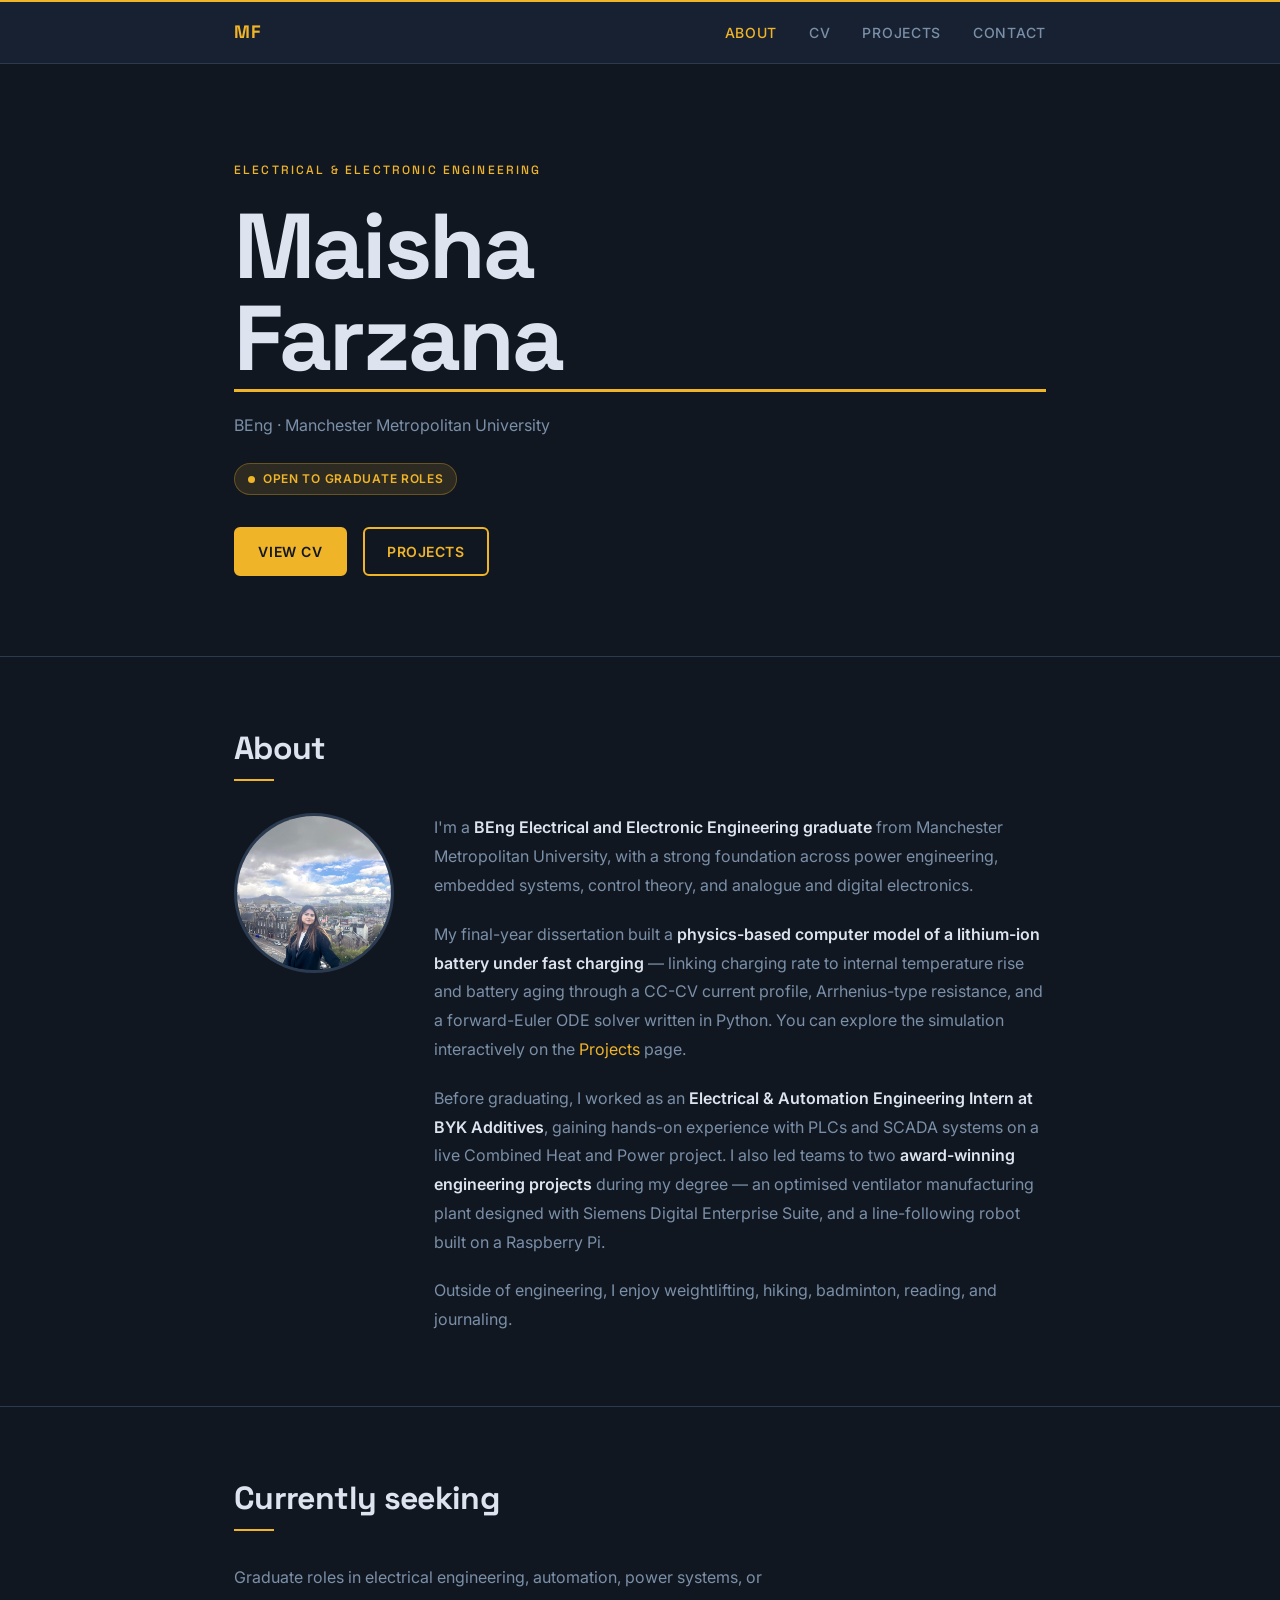
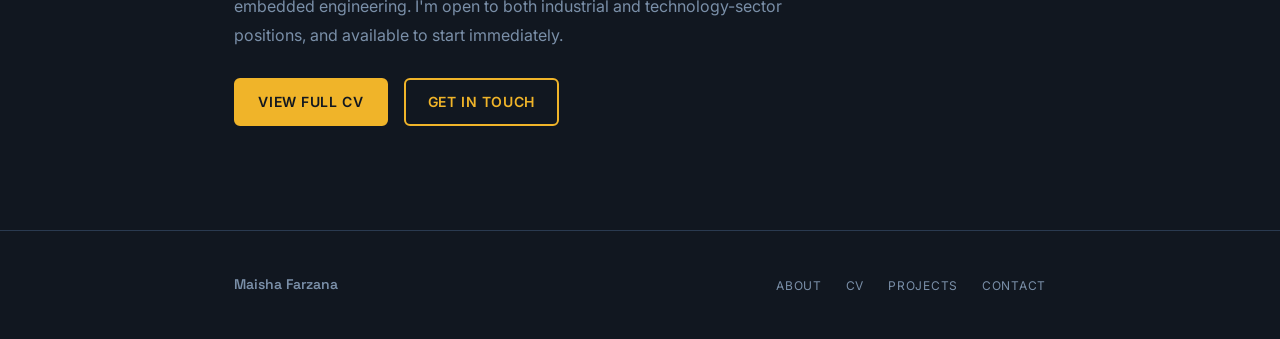
<file: index.html>
<!DOCTYPE html>
<html lang="en">
<head>
  <meta charset="UTF-8">
  <meta name="viewport" content="width=device-width, initial-scale=1.0">
  <title>Maisha Farzana — Electrical Engineer</title>
  <meta name="description" content="Electrical and Electronic Engineering graduate seeking roles in power, automation, and embedded systems.">
  <link rel="preconnect" href="https://fonts.googleapis.com">
  <link rel="preconnect" href="https://fonts.gstatic.com" crossorigin>
  <link href="https://fonts.googleapis.com/css2?family=Space+Grotesk:wght@400;500;600;700&family=Inter:wght@400;500;600&display=swap" rel="stylesheet">
  <link rel="stylesheet" href="css/style.css">
</head>
<body>

  <!-- ── NAV ── -->
  <nav class="nav">
    <div class="container nav-inner">
      <a href="index.html" class="nav-logo">MF</a>
      <button class="nav-toggle" aria-label="Toggle navigation" onclick="this.closest('nav').querySelector('.nav-links').classList.toggle('open')">
        <span></span><span></span><span></span>
      </button>
      <ul class="nav-links">
        <li><a href="index.html" class="active">About</a></li>
        <li><a href="cv.html">CV</a></li>
        <li><a href="projects.html">Projects</a></li>
        <li><a href="contact.html">Contact</a></li>
      </ul>
    </div>
  </nav>

  <main>
    <!-- ── HERO ── -->
    <section class="hero">
      <div class="container">
        <p class="hero-eyebrow">Electrical &amp; Electronic Engineering</p>
        <h1 class="hero-name">
          Maisha<br>Farzana
          <span class="hero-name-underline"></span>
        </h1>
        <p class="hero-degree">BEng · Manchester Metropolitan University</p>
        <div class="hero-badge-row">
          <span class="status-badge">
            <span class="pulse-dot"></span>
            Open to graduate roles
          </span>
        </div>
        <div class="hero-cta">
          <a href="cv.html" class="btn btn-primary">View CV</a>
          <a href="projects.html" class="btn btn-secondary">Projects</a>
        </div>
      </div>
    </section>

    <!-- ── ABOUT ── -->
    <section class="section">
      <div class="container">
        <h2 class="section-heading">About</h2>
        <div class="about-layout">
          <img src="photo.jpeg" alt="Maisha Farzana" class="about-photo"
               onerror="this.style.display='none'">
        <div class="about-body">
          <p>
            I'm a <strong>BEng Electrical and Electronic Engineering graduate</strong> from Manchester Metropolitan
            University, with a strong foundation across power engineering, embedded systems, control theory,
            and analogue and digital electronics.
          </p>
          <p>
            My final-year dissertation built a <strong>physics-based computer model of a lithium-ion battery
            under fast charging</strong> — linking charging rate to internal temperature rise and battery aging through
            a CC-CV current profile, Arrhenius-type resistance, and a forward-Euler ODE solver written in Python.
            You can explore the simulation interactively on the <a href="projects.html" style="color:var(--accent)">Projects</a> page.
          </p>
          <p>
            Before graduating, I worked as an <strong>Electrical &amp; Automation Engineering Intern at BYK Additives</strong>,
            gaining hands-on experience with PLCs and SCADA systems on a live Combined Heat and Power project.
            I also led teams to two <strong>award-winning engineering projects</strong> during my degree — an optimised
            ventilator manufacturing plant designed with Siemens Digital Enterprise Suite, and a line-following
            robot built on a Raspberry Pi.
          </p>
          <p>
            Outside of engineering, I enjoy weightlifting, hiking, badminton, reading, and journaling.
          </p>
        </div><!-- end about-body -->
        </div><!-- end about-layout -->
      </div>
    </section>

    <!-- ── LOOKING FOR ── -->
    <section class="section">
      <div class="container">
        <h2 class="section-heading">Currently seeking</h2>
        <p style="max-width:580px; color:var(--text-muted); line-height:1.8;">
          Graduate roles in electrical engineering, automation, power systems, or embedded engineering.
          I'm open to both industrial and technology-sector positions, and available to start immediately.
        </p>
        <div style="margin-top:1.75rem; display:flex; gap:1rem; flex-wrap:wrap;">
          <a href="cv.html" class="btn btn-primary">View full CV</a>
          <a href="contact.html" class="btn btn-secondary">Get in touch</a>
        </div>
      </div>
    </section>
  </main>

  <!-- ── FOOTER ── -->
  <footer class="footer">
    <div class="container footer-inner">
      <span class="footer-name">Maisha Farzana</span>
      <ul class="footer-links">
        <li><a href="index.html">About</a></li>
        <li><a href="cv.html">CV</a></li>
        <li><a href="projects.html">Projects</a></li>
        <li><a href="contact.html">Contact</a></li>
      </ul>
    </div>
  </footer>

</body>
</html>
</file>
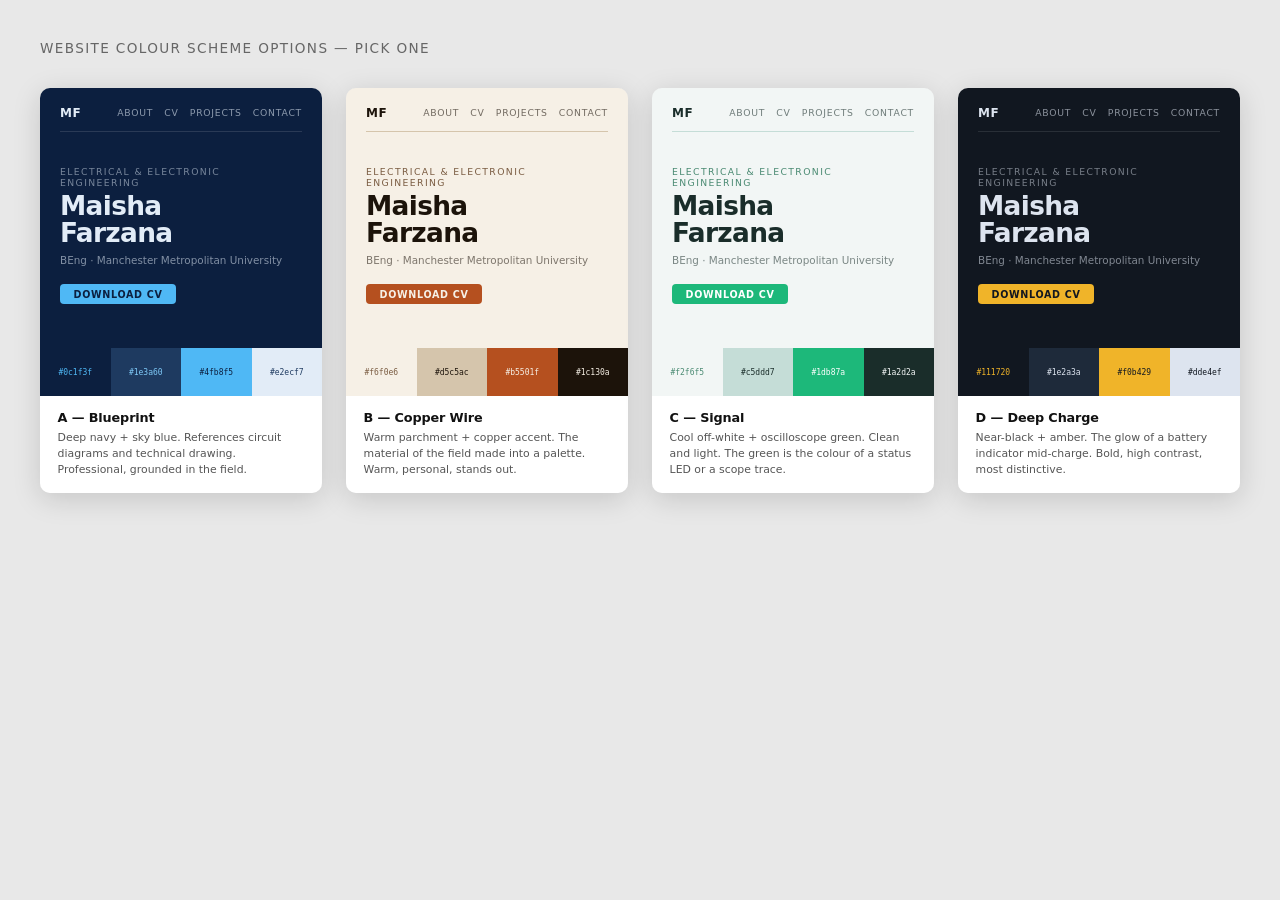
<file: color_schemes.html>
<!DOCTYPE html>
<html lang="en">
<head>
<meta charset="UTF-8">
<title>Colour Scheme Options — Maisha Farzana Website</title>
<style>
  * { box-sizing: border-box; margin: 0; padding: 0; }

  body {
    font-family: system-ui, -apple-system, sans-serif;
    background: #e8e8e8;
    padding: 2.5rem;
    color: #111;
  }

  h1 {
    font-size: 0.85rem;
    font-weight: 500;
    letter-spacing: 0.1em;
    text-transform: uppercase;
    color: #666;
    margin-bottom: 2rem;
  }

  .grid {
    display: grid;
    grid-template-columns: repeat(4, 1fr);
    gap: 1.5rem;
    max-width: 1200px;
  }

  .card {
    border-radius: 10px;
    overflow: hidden;
    box-shadow: 0 6px 28px rgba(0,0,0,0.15);
  }

  /* ── mini site mockup ── */
  .mockup {
    padding: 1.1rem 1.25rem 1.4rem;
    height: 260px;
    display: flex;
    flex-direction: column;
  }

  .mock-nav {
    display: flex;
    align-items: center;
    justify-content: space-between;
    padding-bottom: 0.7rem;
    border-bottom: 1px solid;
    margin-bottom: 0.8rem;
  }

  .mock-logo {
    font-size: 0.75rem;
    font-weight: 800;
    letter-spacing: 0.04em;
  }

  .mock-links {
    display: flex;
    gap: 0.7rem;
    font-size: 0.58rem;
    letter-spacing: 0.08em;
    text-transform: uppercase;
    opacity: 0.6;
  }

  .mock-hero {
    flex: 1;
    display: flex;
    flex-direction: column;
    justify-content: center;
    gap: 0.35rem;
  }

  .mock-eyebrow {
    font-size: 0.58rem;
    letter-spacing: 0.15em;
    text-transform: uppercase;
    opacity: 0.5;
  }

  .mock-name {
    font-size: 1.65rem;
    font-weight: 800;
    line-height: 1.0;
    letter-spacing: -0.025em;
  }

  .mock-role {
    font-size: 0.65rem;
    opacity: 0.55;
    margin-top: 0.15rem;
  }

  .mock-btn {
    margin-top: 0.75rem;
    display: inline-block;
    padding: 0.3rem 0.85rem;
    border-radius: 4px;
    font-size: 0.6rem;
    font-weight: 700;
    letter-spacing: 0.07em;
    text-transform: uppercase;
    width: fit-content;
  }

  /* ── colour swatches ── */
  .swatches {
    display: flex;
    height: 48px;
  }

  .sw {
    flex: 1;
    display: flex;
    align-items: center;
    justify-content: center;
    font-size: 0.5rem;
    font-family: monospace;
  }

  /* ── label ── */
  .label {
    background: #fff;
    padding: 0.9rem 1.1rem 1rem;
  }

  .label .name {
    font-size: 0.8rem;
    font-weight: 700;
    margin-bottom: 0.3rem;
    letter-spacing: -0.01em;
  }

  .label .desc {
    font-size: 0.68rem;
    color: #555;
    line-height: 1.45;
  }

  /* ══════════════════════════════════════
     PALETTE A  —  Blueprint
     Ground: deep navy  |  Accent: sky blue
  ══════════════════════════════════════ */
  .a .mockup            { background: #0c1f3f; color: #e2ecf7; }
  .a .mock-nav          { border-color: rgba(255,255,255,0.12); }
  .a .mock-name         { color: #e2ecf7; }
  .a .mock-btn          { background: #4fb8f5; color: #0c1f3f; }

  /* ══════════════════════════════════════
     PALETTE B  —  Copper Wire
     Ground: warm parchment  |  Accent: copper
  ══════════════════════════════════════ */
  .b .mockup            { background: #f6f0e6; color: #1c130a; }
  .b .mock-nav          { border-color: #d5c5ac; }
  .b .mock-name         { color: #1c130a; }
  .b .mock-eyebrow      { color: #7a5c42; opacity: 1; }
  .b .mock-btn          { background: #b5501f; color: #f6f0e6; }

  /* ══════════════════════════════════════
     PALETTE C  —  Signal
     Ground: cool off-white  |  Accent: oscilloscope green
  ══════════════════════════════════════ */
  .c .mockup            { background: #f2f6f5; color: #1a2d2a; }
  .c .mock-nav          { border-color: #c5ddd7; }
  .c .mock-name         { color: #1a2d2a; }
  .c .mock-eyebrow      { color: #4a8a72; opacity: 1; }
  .c .mock-btn          { background: #1db87a; color: #fff; }

  /* ══════════════════════════════════════
     PALETTE D  —  Deep Charge
     Ground: near-black  |  Accent: amber
  ══════════════════════════════════════ */
  .d .mockup            { background: #111720; color: #dde4ef; }
  .d .mock-nav          { border-color: rgba(255,255,255,0.10); }
  .d .mock-name         { color: #dde4ef; }
  .d .mock-btn          { background: #f0b429; color: #111720; }
</style>
</head>
<body>

<h1>Website colour scheme options — pick one</h1>

<div class="grid">

  <!-- ── A: Blueprint ── -->
  <div class="card a">
    <div class="mockup">
      <div class="mock-nav">
        <span class="mock-logo">MF</span>
        <div class="mock-links">
          <span>About</span><span>CV</span><span>Projects</span><span>Contact</span>
        </div>
      </div>
      <div class="mock-hero">
        <div class="mock-eyebrow">Electrical &amp; Electronic Engineering</div>
        <div class="mock-name">Maisha<br>Farzana</div>
        <div class="mock-role">BEng · Manchester Metropolitan University</div>
        <div class="mock-btn">Download CV</div>
      </div>
    </div>
    <div class="swatches">
      <div class="sw" style="background:#0c1f3f; color:#4fb8f5;">#0c1f3f</div>
      <div class="sw" style="background:#1e3a60; color:#7fc9f7;">#1e3a60</div>
      <div class="sw" style="background:#4fb8f5; color:#0c1f3f;">#4fb8f5</div>
      <div class="sw" style="background:#e2ecf7; color:#1e3a60;">#e2ecf7</div>
    </div>
    <div class="label">
      <div class="name">A — Blueprint</div>
      <div class="desc">Deep navy + sky blue. References circuit diagrams and technical drawing. Professional, grounded in the field.</div>
    </div>
  </div>

  <!-- ── B: Copper Wire ── -->
  <div class="card b">
    <div class="mockup">
      <div class="mock-nav">
        <span class="mock-logo">MF</span>
        <div class="mock-links">
          <span>About</span><span>CV</span><span>Projects</span><span>Contact</span>
        </div>
      </div>
      <div class="mock-hero">
        <div class="mock-eyebrow">Electrical &amp; Electronic Engineering</div>
        <div class="mock-name">Maisha<br>Farzana</div>
        <div class="mock-role">BEng · Manchester Metropolitan University</div>
        <div class="mock-btn">Download CV</div>
      </div>
    </div>
    <div class="swatches">
      <div class="sw" style="background:#f6f0e6; color:#7a5c42;">#f6f0e6</div>
      <div class="sw" style="background:#d5c5ac; color:#1c130a;">#d5c5ac</div>
      <div class="sw" style="background:#b5501f; color:#f6f0e6;">#b5501f</div>
      <div class="sw" style="background:#1c130a; color:#f6f0e6;">#1c130a</div>
    </div>
    <div class="label">
      <div class="name">B — Copper Wire</div>
      <div class="desc">Warm parchment + copper accent. The material of the field made into a palette. Warm, personal, stands out.</div>
    </div>
  </div>

  <!-- ── C: Signal ── -->
  <div class="card c">
    <div class="mockup">
      <div class="mock-nav">
        <span class="mock-logo">MF</span>
        <div class="mock-links">
          <span>About</span><span>CV</span><span>Projects</span><span>Contact</span>
        </div>
      </div>
      <div class="mock-hero">
        <div class="mock-eyebrow">Electrical &amp; Electronic Engineering</div>
        <div class="mock-name">Maisha<br>Farzana</div>
        <div class="mock-role">BEng · Manchester Metropolitan University</div>
        <div class="mock-btn">Download CV</div>
      </div>
    </div>
    <div class="swatches">
      <div class="sw" style="background:#f2f6f5; color:#4a8a72;">#f2f6f5</div>
      <div class="sw" style="background:#c5ddd7; color:#1a2d2a;">#c5ddd7</div>
      <div class="sw" style="background:#1db87a; color:#fff;">#1db87a</div>
      <div class="sw" style="background:#1a2d2a; color:#f2f6f5;">#1a2d2a</div>
    </div>
    <div class="label">
      <div class="name">C — Signal</div>
      <div class="desc">Cool off-white + oscilloscope green. Clean and light. The green is the colour of a status LED or a scope trace.</div>
    </div>
  </div>

  <!-- ── D: Deep Charge ── -->
  <div class="card d">
    <div class="mockup">
      <div class="mock-nav">
        <span class="mock-logo">MF</span>
        <div class="mock-links">
          <span>About</span><span>CV</span><span>Projects</span><span>Contact</span>
        </div>
      </div>
      <div class="mock-hero">
        <div class="mock-eyebrow">Electrical &amp; Electronic Engineering</div>
        <div class="mock-name">Maisha<br>Farzana</div>
        <div class="mock-role">BEng · Manchester Metropolitan University</div>
        <div class="mock-btn">Download CV</div>
      </div>
    </div>
    <div class="swatches">
      <div class="sw" style="background:#111720; color:#f0b429;">#111720</div>
      <div class="sw" style="background:#1e2a3a; color:#dde4ef;">#1e2a3a</div>
      <div class="sw" style="background:#f0b429; color:#111720;">#f0b429</div>
      <div class="sw" style="background:#dde4ef; color:#111720;">#dde4ef</div>
    </div>
    <div class="label">
      <div class="name">D — Deep Charge</div>
      <div class="desc">Near-black + amber. The glow of a battery indicator mid-charge. Bold, high contrast, most distinctive.</div>
    </div>
  </div>

</div>
</body>
</html>
</file>
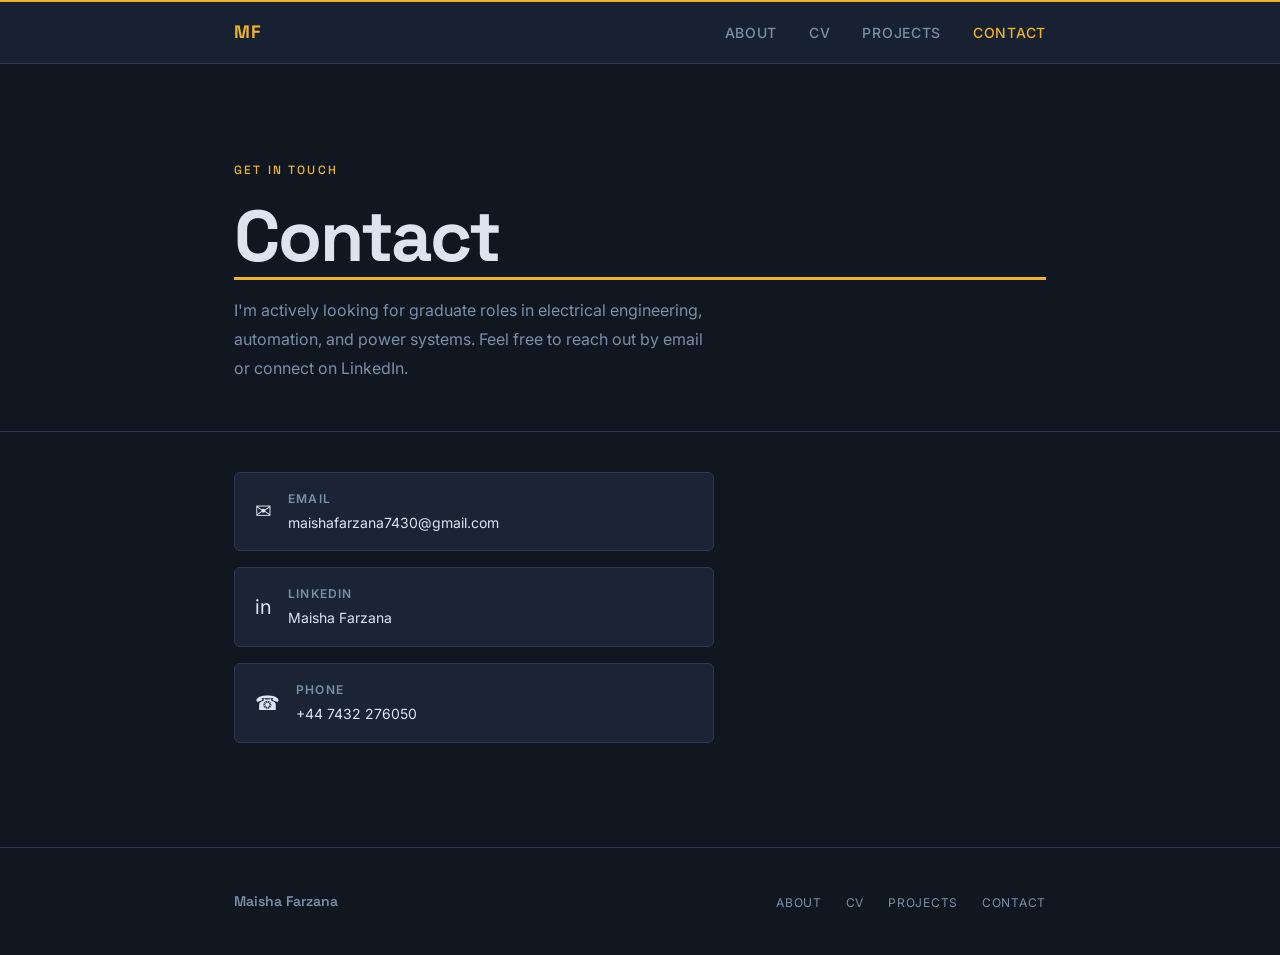
<file: contact.html>
<!DOCTYPE html>
<html lang="en">
<head>
  <meta charset="UTF-8">
  <meta name="viewport" content="width=device-width, initial-scale=1.0">
  <title>Contact — Maisha Farzana</title>
  <meta name="description" content="Get in touch with Maisha Farzana.">
  <link rel="preconnect" href="https://fonts.googleapis.com">
  <link rel="preconnect" href="https://fonts.gstatic.com" crossorigin>
  <link href="https://fonts.googleapis.com/css2?family=Space+Grotesk:wght@400;500;600;700&family=Inter:wght@400;500;600&display=swap" rel="stylesheet">
  <link rel="stylesheet" href="css/style.css">
</head>
<body>

  <!-- ── NAV ── -->
  <nav class="nav">
    <div class="container nav-inner">
      <a href="index.html" class="nav-logo">MF</a>
      <button class="nav-toggle" aria-label="Toggle navigation"
              onclick="this.closest('nav').querySelector('.nav-links').classList.toggle('open')">
        <span></span><span></span><span></span>
      </button>
      <ul class="nav-links">
        <li><a href="index.html">About</a></li>
        <li><a href="cv.html">CV</a></li>
        <li><a href="projects.html">Projects</a></li>
        <li><a href="contact.html" class="active">Contact</a></li>
      </ul>
    </div>
  </nav>

  <main>
    <section class="hero" style="padding-bottom:3rem;">
      <div class="container">
        <p class="hero-eyebrow">Get in touch</p>
        <h1 class="hero-name" style="font-size:clamp(2.5rem,7vw,4.5rem);">
          Contact
          <span class="hero-name-underline"></span>
        </h1>
        <p style="max-width:480px;color:var(--text-muted);line-height:1.8;margin-top:1rem;">
          I'm actively looking for graduate roles in electrical engineering, automation, and power systems.
          Feel free to reach out by email or connect on LinkedIn.
        </p>
      </div>
    </section>

    <section class="section" style="padding-top:2rem;">
      <div class="container">
        <div class="contact-links">

          <a href="mailto:maishafarzana7430@gmail.com" class="contact-link">
            <span class="contact-link-icon">✉</span>
            <div>
              <div class="contact-link-label">Email</div>
              <div class="contact-link-value">maishafarzana7430@gmail.com</div>
            </div>
          </a>

          <a href="https://www.linkedin.com/in/maisha-farzana-ab924329b/" target="_blank" rel="noopener" class="contact-link">
            <span class="contact-link-icon">in</span>
            <div>
              <div class="contact-link-label">LinkedIn</div>
              <div class="contact-link-value">Maisha Farzana</div>
            </div>
          </a>

          <a href="tel:+447432276050" class="contact-link">
            <span class="contact-link-icon">☎</span>
            <div>
              <div class="contact-link-label">Phone</div>
              <div class="contact-link-value">+44 7432 276050</div>
            </div>
          </a>

        </div>
      </div>
    </section>
  </main>

  <!-- ── FOOTER ── -->
  <footer class="footer">
    <div class="container footer-inner">
      <span class="footer-name">Maisha Farzana</span>
      <ul class="footer-links">
        <li><a href="index.html">About</a></li>
        <li><a href="cv.html">CV</a></li>
        <li><a href="projects.html">Projects</a></li>
        <li><a href="contact.html">Contact</a></li>
      </ul>
    </div>
  </footer>

</body>
</html>
</file>
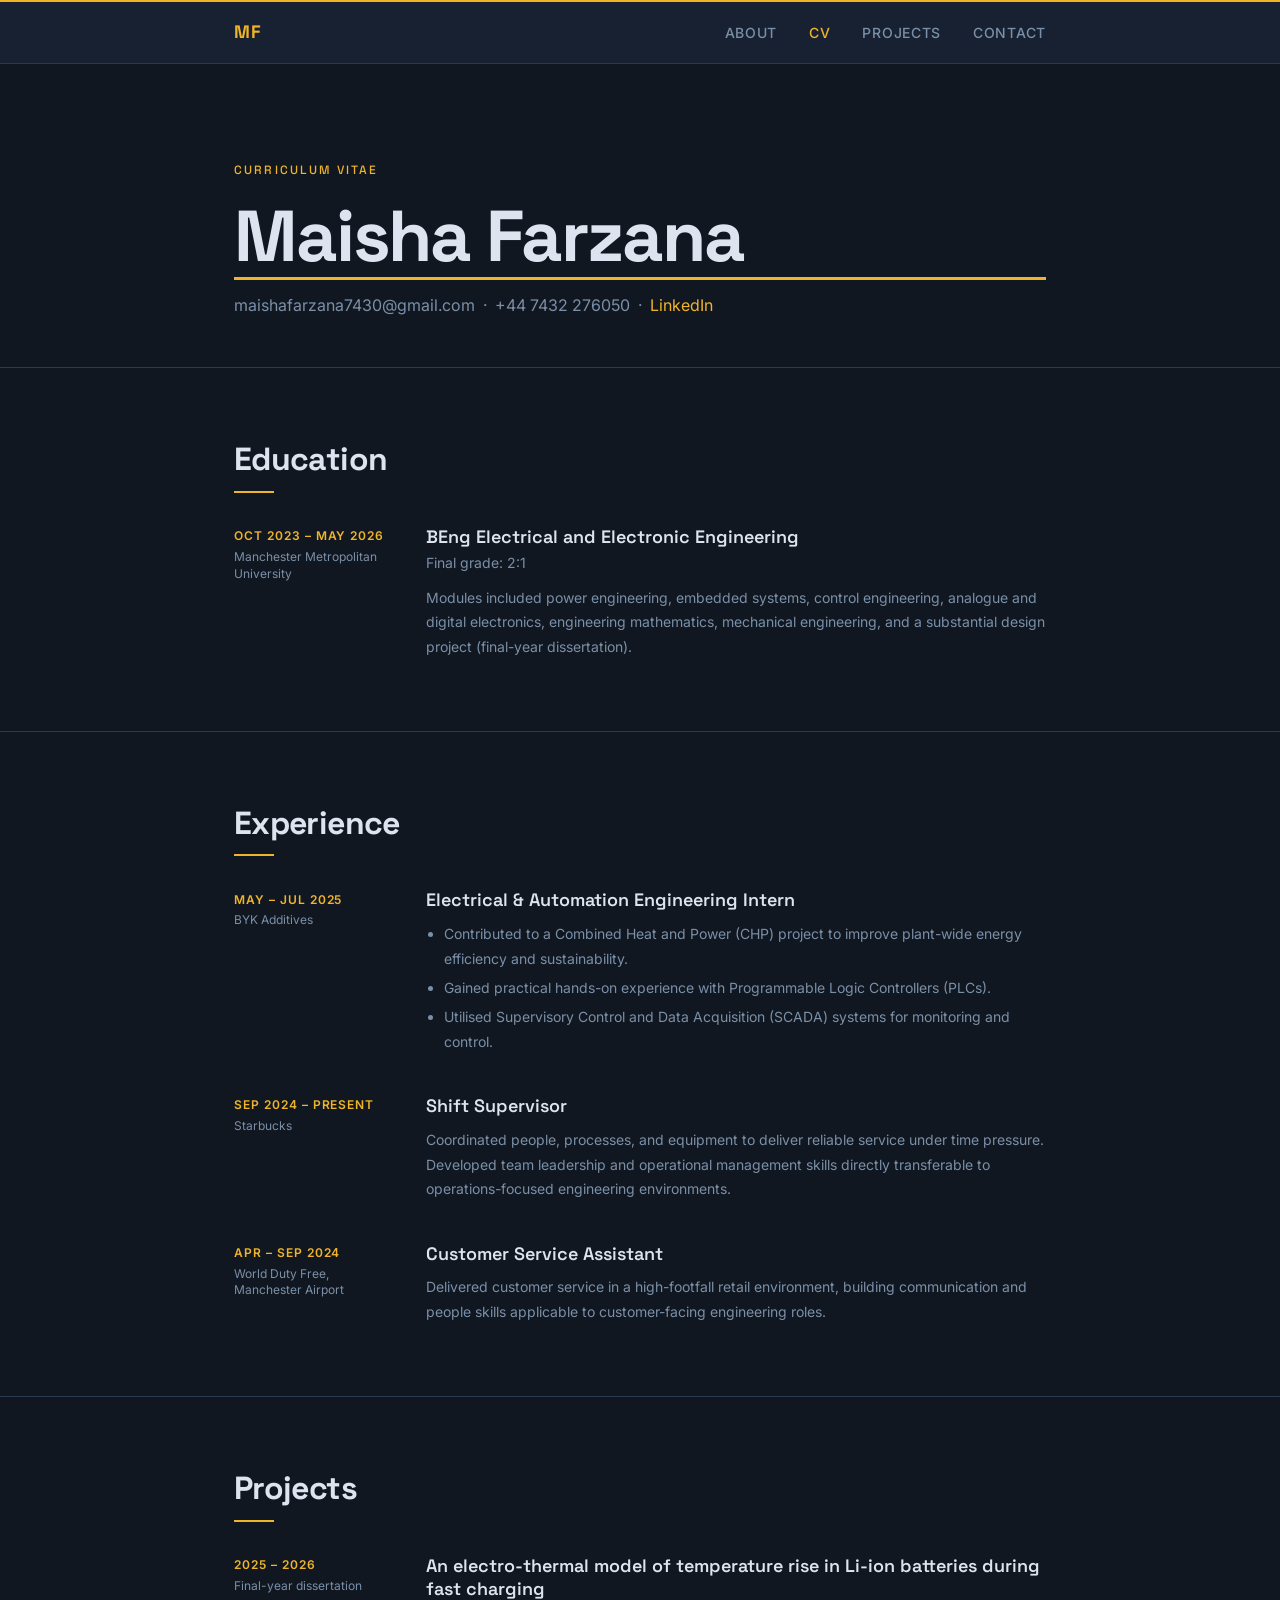
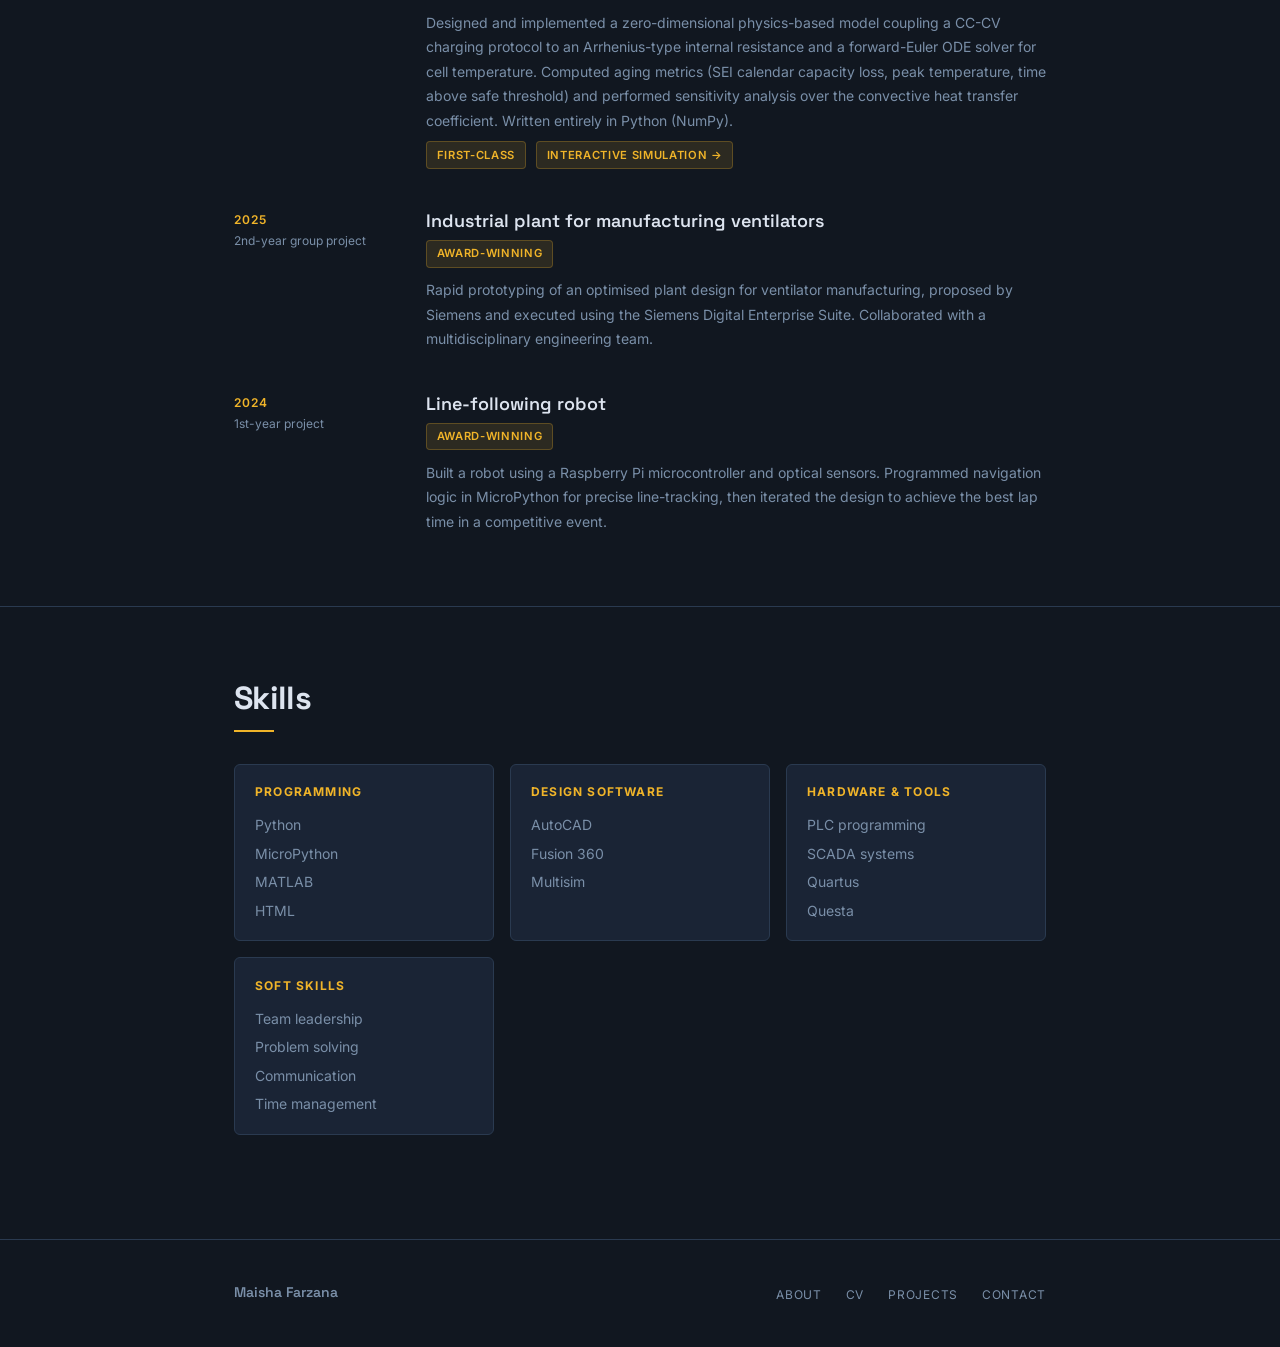
<file: cv.html>
<!DOCTYPE html>
<html lang="en">
<head>
  <meta charset="UTF-8">
  <meta name="viewport" content="width=device-width, initial-scale=1.0">
  <title>CV — Maisha Farzana</title>
  <meta name="description" content="CV of Maisha Farzana — BEng Electrical and Electronic Engineering.">
  <link rel="preconnect" href="https://fonts.googleapis.com">
  <link rel="preconnect" href="https://fonts.gstatic.com" crossorigin>
  <link href="https://fonts.googleapis.com/css2?family=Space+Grotesk:wght@400;500;600;700&family=Inter:wght@400;500;600&display=swap" rel="stylesheet">
  <link rel="stylesheet" href="css/style.css">
</head>
<body>

  <!-- ── NAV ── -->
  <nav class="nav">
    <div class="container nav-inner">
      <a href="index.html" class="nav-logo">MF</a>
      <button class="nav-toggle" aria-label="Toggle navigation" onclick="this.closest('nav').querySelector('.nav-links').classList.toggle('open')">
        <span></span><span></span><span></span>
      </button>
      <ul class="nav-links">
        <li><a href="index.html">About</a></li>
        <li><a href="cv.html" class="active">CV</a></li>
        <li><a href="projects.html">Projects</a></li>
        <li><a href="contact.html">Contact</a></li>
      </ul>
    </div>
  </nav>

  <main>

    <!-- ── PAGE HEADER ── -->
    <section class="hero" style="padding-bottom:3rem;">
      <div class="container">
        <p class="hero-eyebrow">Curriculum Vitae</p>
        <h1 class="hero-name" style="font-size:clamp(2.5rem,7vw,4.5rem);">
          Maisha Farzana
          <span class="hero-name-underline"></span>
        </h1>
        <p class="hero-degree" style="margin-top:0.75rem;">
          maishafarzana7430@gmail.com &nbsp;·&nbsp; +44 7432 276050 &nbsp;·&nbsp;
          <a href="https://www.linkedin.com/in/maisha-farzana-ab924329b/" target="_blank" rel="noopener"
             style="color:var(--accent);">LinkedIn</a>
        </p>
      </div>
    </section>

    <!-- ── EDUCATION ── -->
    <section class="section">
      <div class="container">
        <h2 class="section-heading">Education</h2>
        <div class="cv-block">

          <div class="cv-entry">
            <div class="cv-entry-meta">
              <div class="cv-date">Oct 2023 – May 2026</div>
              <div class="cv-place">Manchester Metropolitan University</div>
            </div>
            <div class="cv-entry-body">
              <div class="cv-entry-title">BEng Electrical and Electronic Engineering</div>
              <div class="cv-entry-subtitle">Final grade: 2:1</div>
              <div class="cv-entry-desc">
                Modules included power engineering, embedded systems, control engineering,
                analogue and digital electronics, engineering mathematics, mechanical engineering,
                and a substantial design project (final-year dissertation).
              </div>
            </div>
          </div>

        </div>
      </div>
    </section>

    <!-- ── EXPERIENCE ── -->
    <section class="section">
      <div class="container">
        <h2 class="section-heading">Experience</h2>
        <div class="cv-block">

          <div class="cv-entry">
            <div class="cv-entry-meta">
              <div class="cv-date">May – Jul 2025</div>
              <div class="cv-place">BYK Additives</div>
            </div>
            <div class="cv-entry-body">
              <div class="cv-entry-title">Electrical &amp; Automation Engineering Intern</div>
              <div class="cv-entry-desc">
                <ul>
                  <li>Contributed to a Combined Heat and Power (CHP) project to improve plant-wide energy efficiency and sustainability.</li>
                  <li>Gained practical hands-on experience with Programmable Logic Controllers (PLCs).</li>
                  <li>Utilised Supervisory Control and Data Acquisition (SCADA) systems for monitoring and control.</li>
                </ul>
              </div>
            </div>
          </div>

          <div class="cv-entry">
            <div class="cv-entry-meta">
              <div class="cv-date">Sep 2024 – Present</div>
              <div class="cv-place">Starbucks</div>
            </div>
            <div class="cv-entry-body">
              <div class="cv-entry-title">Shift Supervisor</div>
              <div class="cv-entry-desc">
                Coordinated people, processes, and equipment to deliver reliable service under time pressure.
                Developed team leadership and operational management skills directly transferable to
                operations-focused engineering environments.
              </div>
            </div>
          </div>

          <div class="cv-entry">
            <div class="cv-entry-meta">
              <div class="cv-date">Apr – Sep 2024</div>
              <div class="cv-place">World Duty Free, Manchester Airport</div>
            </div>
            <div class="cv-entry-body">
              <div class="cv-entry-title">Customer Service Assistant</div>
              <div class="cv-entry-desc">
                Delivered customer service in a high-footfall retail environment, building communication
                and people skills applicable to customer-facing engineering roles.
              </div>
            </div>
          </div>

        </div>
      </div>
    </section>

    <!-- ── PROJECTS ── -->
    <section class="section">
      <div class="container">
        <h2 class="section-heading">Projects</h2>
        <div class="cv-block">

          <div class="cv-entry">
            <div class="cv-entry-meta">
              <div class="cv-date">2025 – 2026</div>
              <div class="cv-place">Final-year dissertation</div>
            </div>
            <div class="cv-entry-body">
              <div class="cv-entry-title">An electro-thermal model of temperature rise in Li-ion batteries during fast charging</div>
              <div class="cv-entry-desc">
                Designed and implemented a zero-dimensional physics-based model coupling a CC-CV charging
                protocol to an Arrhenius-type internal resistance and a forward-Euler ODE solver for cell
                temperature. Computed aging metrics (SEI calendar capacity loss, peak temperature, time above
                safe threshold) and performed sensitivity analysis over the convective heat transfer coefficient.
                Written entirely in Python (NumPy).
              </div>
              <span class="cv-badge">First-class</span>
              <a href="projects.html" class="cv-badge" style="margin-left:0.4rem;">Interactive simulation →</a>
            </div>
          </div>

          <div class="cv-entry">
            <div class="cv-entry-meta">
              <div class="cv-date">2025</div>
              <div class="cv-place">2nd-year group project</div>
            </div>
            <div class="cv-entry-body">
              <div class="cv-entry-title">Industrial plant for manufacturing ventilators</div>
              <span class="cv-badge">Award-winning</span>
              <div class="cv-entry-desc" style="margin-top:0.65rem;">
                Rapid prototyping of an optimised plant design for ventilator manufacturing, proposed by Siemens
                and executed using the Siemens Digital Enterprise Suite. Collaborated with a multidisciplinary
                engineering team.
              </div>
            </div>
          </div>

          <div class="cv-entry">
            <div class="cv-entry-meta">
              <div class="cv-date">2024</div>
              <div class="cv-place">1st-year project</div>
            </div>
            <div class="cv-entry-body">
              <div class="cv-entry-title">Line-following robot</div>
              <span class="cv-badge">Award-winning</span>
              <div class="cv-entry-desc" style="margin-top:0.65rem;">
                Built a robot using a Raspberry Pi microcontroller and optical sensors. Programmed
                navigation logic in MicroPython for precise line-tracking, then iterated the design
                to achieve the best lap time in a competitive event.
              </div>
            </div>
          </div>

        </div>
      </div>
    </section>

    <!-- ── SKILLS ── -->
    <section class="section">
      <div class="container">
        <h2 class="section-heading">Skills</h2>
        <div class="skills-grid">

          <div class="skills-group">
            <div class="skills-group-title">Programming</div>
            <ul class="skills-list">
              <li>Python</li>
              <li>MicroPython</li>
              <li>MATLAB</li>
              <li>HTML</li>
            </ul>
          </div>

          <div class="skills-group">
            <div class="skills-group-title">Design Software</div>
            <ul class="skills-list">
              <li>AutoCAD</li>
              <li>Fusion 360</li>
              <li>Multisim</li>
            </ul>
          </div>

          <div class="skills-group">
            <div class="skills-group-title">Hardware & Tools</div>
            <ul class="skills-list">
              <li>PLC programming</li>
              <li>SCADA systems</li>
              <li>Quartus</li>
              <li>Questa</li>
            </ul>
          </div>

          <div class="skills-group">
            <div class="skills-group-title">Soft Skills</div>
            <ul class="skills-list">
              <li>Team leadership</li>
              <li>Problem solving</li>
              <li>Communication</li>
              <li>Time management</li>
            </ul>
          </div>

        </div>
      </div>
    </section>

  </main>

  <!-- ── FOOTER ── -->
  <footer class="footer">
    <div class="container footer-inner">
      <span class="footer-name">Maisha Farzana</span>
      <ul class="footer-links">
        <li><a href="index.html">About</a></li>
        <li><a href="cv.html">CV</a></li>
        <li><a href="projects.html">Projects</a></li>
        <li><a href="contact.html">Contact</a></li>
      </ul>
    </div>
  </footer>

</body>
</html>
</file>
<file: css/style.css>
/* ─────────────────────────────────────────────
   DESIGN TOKENS  —  Palette D: Deep Charge
   ───────────────────────────────────────────── */
:root {
  --ground:       #111720;
  --surface:      #1a2435;
  --surface-hi:   #243248;
  --text:         #dde4ef;
  --text-muted:   #7a8fa8;
  --accent:       #f0b429;
  --accent-dim:   rgba(240, 180, 41, 0.12);
  --border:       #2a3a50;

  --font-display: 'Space Grotesk', sans-serif;
  --font-body:    'Inter', sans-serif;

  --text-xs:   0.75rem;
  --text-sm:   0.875rem;
  --text-base: 1rem;
  --text-lg:   1.125rem;
  --text-xl:   1.25rem;
  --text-2xl:  1.5rem;
  --text-3xl:  2rem;
  --text-4xl:  2.75rem;

  --nav-h:   64px;
  --max-w:   860px;
  --radius:  6px;
  --gap:     1.5rem;
}

/* ─────────────────────────────────────────────
   RESET
   ───────────────────────────────────────────── */
*, *::before, *::after {
  box-sizing: border-box;
  margin: 0;
  padding: 0;
}

html { scroll-behavior: smooth; }

body {
  background-color: var(--ground);
  color: var(--text);
  font-family: var(--font-body);
  font-size: var(--text-base);
  line-height: 1.7;
  -webkit-font-smoothing: antialiased;
}

img, svg { display: block; max-width: 100%; }

a {
  color: inherit;
  text-decoration: none;
}

/* ─────────────────────────────────────────────
   LAYOUT WRAPPER
   ───────────────────────────────────────────── */
.container {
  width: 100%;
  max-width: var(--max-w);
  margin-inline: auto;
  padding-inline: 1.5rem;
}

/* ─────────────────────────────────────────────
   NAV
   ───────────────────────────────────────────── */
.nav {
  position: sticky;
  top: 0;
  z-index: 100;
  height: var(--nav-h);
  background: rgba(26, 36, 53, 0.88);
  backdrop-filter: blur(12px);
  -webkit-backdrop-filter: blur(12px);
  border-top: 2px solid var(--accent);
  border-bottom: 1px solid var(--border);
}

.nav-inner {
  height: 100%;
  display: flex;
  align-items: center;
  justify-content: space-between;
}

.nav-logo {
  font-family: var(--font-display);
  font-size: var(--text-lg);
  font-weight: 700;
  letter-spacing: 0.04em;
  color: var(--accent);
  flex-shrink: 0;
}

.nav-logo:hover { color: var(--text); transition: color 0.2s; }

.nav-links {
  display: flex;
  gap: 2rem;
  list-style: none;
}

.nav-links a {
  font-size: var(--text-sm);
  font-weight: 500;
  letter-spacing: 0.05em;
  text-transform: uppercase;
  color: var(--text-muted);
  transition: color 0.2s;
}

.nav-links a:hover,
.nav-links a.active {
  color: var(--text);
}

.nav-links a.active {
  color: var(--accent);
}

/* hamburger — mobile only */
.nav-toggle {
  display: none;
  flex-direction: column;
  gap: 5px;
  background: none;
  border: none;
  cursor: pointer;
  padding: 4px;
}

.nav-toggle span {
  display: block;
  width: 24px;
  height: 2px;
  background: var(--text);
  border-radius: 2px;
  transition: transform 0.25s, opacity 0.25s;
}

/* ─────────────────────────────────────────────
   BUTTONS
   ───────────────────────────────────────────── */
.btn {
  display: inline-block;
  padding: 0.65rem 1.4rem;
  border-radius: var(--radius);
  font-family: var(--font-body);
  font-size: var(--text-sm);
  font-weight: 600;
  letter-spacing: 0.04em;
  text-transform: uppercase;
  cursor: pointer;
  transition: background 0.2s, color 0.2s, border-color 0.2s;
  border: 2px solid transparent;
}

.btn-primary {
  background: var(--accent);
  color: var(--ground);
  border-color: var(--accent);
}

.btn-primary:hover {
  background: #ffc844;
  border-color: #ffc844;
}

.btn-secondary {
  background: transparent;
  color: var(--accent);
  border-color: var(--accent);
}

.btn-secondary:hover {
  background: var(--accent-dim);
}

/* ─────────────────────────────────────────────
   STATUS BADGE
   ───────────────────────────────────────────── */
.status-badge {
  display: inline-flex;
  align-items: center;
  gap: 0.5rem;
  padding: 0.3rem 0.8rem;
  background: var(--accent-dim);
  border: 1px solid rgba(240, 180, 41, 0.3);
  border-radius: 999px;
  font-size: var(--text-xs);
  font-weight: 600;
  letter-spacing: 0.06em;
  text-transform: uppercase;
  color: var(--accent);
}

.pulse-dot {
  width: 7px;
  height: 7px;
  border-radius: 50%;
  background: var(--accent);
  animation: pulse 2.4s ease-in-out infinite;
  flex-shrink: 0;
}

@keyframes pulse {
  0%, 100% { opacity: 1; transform: scale(1); }
  50%       { opacity: 0.45; transform: scale(0.8); }
}

/* ─────────────────────────────────────────────
   HERO
   ───────────────────────────────────────────── */
.hero {
  padding-top: 6rem;
  padding-bottom: 5rem;
}

.hero-eyebrow {
  font-family: var(--font-display);
  font-size: var(--text-xs);
  font-weight: 500;
  letter-spacing: 0.18em;
  text-transform: uppercase;
  color: var(--accent);
  margin-bottom: 1.25rem;
}

.hero-name {
  font-family: var(--font-display);
  font-size: clamp(3.25rem, 9vw, 5.75rem);
  font-weight: 700;
  line-height: 1.0;
  letter-spacing: -0.03em;
  color: var(--text);
  margin-bottom: 0.5rem;
}

.hero-name-underline {
  display: block;
  height: 3px;
  background: var(--accent);
  width: 0;
  margin-top: 0.3rem;
  animation: draw-line 1.2s cubic-bezier(0.22, 1, 0.36, 1) 0.4s forwards;
}

@keyframes draw-line {
  to { width: 100%; }
}

.hero-degree {
  margin-top: 1.25rem;
  font-size: var(--text-base);
  color: var(--text-muted);
}

.hero-badge-row {
  margin-top: 1.5rem;
}

.hero-cta {
  display: flex;
  gap: 1rem;
  margin-top: 2rem;
  flex-wrap: wrap;
}

/* ─────────────────────────────────────────────
   SECTION SHARED STYLES
   ───────────────────────────────────────────── */
.section {
  padding-top: 4.5rem;
  padding-bottom: 4.5rem;
  border-top: 1px solid var(--border);
}

.section-heading {
  font-family: var(--font-display);
  font-size: var(--text-3xl);
  font-weight: 700;
  color: var(--text);
  letter-spacing: -0.02em;
  line-height: 1.2;
  margin-bottom: 2rem;
  position: relative;
  padding-bottom: 0.875rem;
}

.section-heading::after {
  content: '';
  position: absolute;
  bottom: 0;
  left: 0;
  width: 2.5rem;
  height: 2px;
  background: var(--accent);
}

/* ─────────────────────────────────────────────
   ABOUT SECTION
   ───────────────────────────────────────────── */
.about-body {
  display: flex;
  flex-direction: column;
  gap: 1.25rem;
  max-width: 660px;
}

.about-body p {
  color: var(--text-muted);
  line-height: 1.8;
}

.about-body p strong {
  color: var(--text);
  font-weight: 600;
}

.about-layout {
  display: flex;
  gap: 2.5rem;
  align-items: flex-start;
}

.about-photo {
  width: 160px;
  height: 160px;
  border-radius: 50%;
  object-fit: cover;
  flex-shrink: 0;
  border: 3px solid var(--border);
}

@media (max-width: 640px) {
  .about-layout { flex-direction: column; }
  .about-photo  { width: 120px; height: 120px; }
}

.about-hobbies {
  margin-top: 0.5rem;
  padding-top: 1.25rem;
  border-top: 1px solid var(--border);
  font-size: var(--text-sm);
  color: var(--text-muted);
}

/* ─────────────────────────────────────────────
   CV PAGE — TIMELINE ENTRIES
   ───────────────────────────────────────────── */
.cv-block {
  display: flex;
  flex-direction: column;
  gap: 2.5rem;
}

.cv-entry {
  display: grid;
  grid-template-columns: 160px 1fr;
  gap: 1rem 2rem;
}

.cv-entry-meta {
  padding-top: 0.2rem;
}

.cv-date {
  font-size: var(--text-xs);
  font-weight: 600;
  letter-spacing: 0.08em;
  text-transform: uppercase;
  color: var(--accent);
  line-height: 1.4;
}

.cv-place {
  font-size: var(--text-xs);
  color: var(--text-muted);
  margin-top: 0.25rem;
  line-height: 1.4;
}

.cv-entry-body {}

.cv-entry-title {
  font-family: var(--font-display);
  font-size: var(--text-lg);
  font-weight: 600;
  color: var(--text);
  line-height: 1.3;
}

.cv-entry-subtitle {
  font-size: var(--text-sm);
  color: var(--text-muted);
  margin-top: 0.2rem;
}

.cv-entry-desc {
  margin-top: 0.65rem;
  font-size: var(--text-sm);
  color: var(--text-muted);
  line-height: 1.75;
}

.cv-entry-desc ul {
  padding-left: 1.1rem;
  display: flex;
  flex-direction: column;
  gap: 0.3rem;
}

.cv-badge {
  display: inline-block;
  margin-top: 0.5rem;
  padding: 0.2rem 0.6rem;
  background: var(--accent-dim);
  border: 1px solid rgba(240, 180, 41, 0.25);
  border-radius: 4px;
  font-size: 0.7rem;
  font-weight: 600;
  letter-spacing: 0.06em;
  text-transform: uppercase;
  color: var(--accent);
}

/* ─────────────────────────────────────────────
   SKILLS GRID
   ───────────────────────────────────────────── */
.skills-grid {
  display: grid;
  grid-template-columns: repeat(auto-fill, minmax(200px, 1fr));
  gap: 1rem;
}

.skills-group {
  background: var(--surface);
  border: 1px solid var(--border);
  border-radius: var(--radius);
  padding: 1.1rem 1.25rem;
}

.skills-group-title {
  font-size: var(--text-xs);
  font-weight: 700;
  letter-spacing: 0.1em;
  text-transform: uppercase;
  color: var(--accent);
  margin-bottom: 0.65rem;
}

.skills-list {
  list-style: none;
  display: flex;
  flex-direction: column;
  gap: 0.3rem;
}

.skills-list li {
  font-size: var(--text-sm);
  color: var(--text-muted);
}

/* ─────────────────────────────────────────────
   PROJECTS PAGE — PROJECT CARDS
   ───────────────────────────────────────────── */
.project-card {
  background: var(--surface);
  border: 1px solid var(--border);
  border-radius: var(--radius);
  padding: 1.5rem;
}

.project-card-title {
  font-family: var(--font-display);
  font-size: var(--text-xl);
  font-weight: 600;
  color: var(--text);
  margin-bottom: 0.5rem;
  line-height: 1.3;
}

.project-card-desc {
  font-size: var(--text-sm);
  color: var(--text-muted);
  line-height: 1.75;
}

.project-cards-grid {
  display: grid;
  grid-template-columns: repeat(auto-fill, minmax(280px, 1fr));
  gap: var(--gap);
  margin-top: 2rem;
}

/* ─────────────────────────────────────────────
   SIMULATION WIDGETS
   ───────────────────────────────────────────── */
.widget-wrapper {
  background: var(--surface);
  border: 1px solid var(--border);
  border-radius: var(--radius);
  padding: 1.75rem;
  margin-top: 2rem;
}

.widget-title {
  font-family: var(--font-display);
  font-size: var(--text-lg);
  font-weight: 600;
  color: var(--text);
  margin-bottom: 0.3rem;
}

.widget-desc {
  font-size: var(--text-sm);
  color: var(--text-muted);
  margin-bottom: 1.25rem;
  line-height: 1.65;
}

.widget-controls {
  display: flex;
  flex-wrap: wrap;
  gap: 1.25rem;
  align-items: flex-end;
  margin-bottom: 1.25rem;
}

.control-group {
  display: flex;
  flex-direction: column;
  gap: 0.4rem;
  min-width: 160px;
}

.control-group label {
  font-size: var(--text-xs);
  font-weight: 600;
  letter-spacing: 0.08em;
  text-transform: uppercase;
  color: var(--text-muted);
}

.control-group input[type="range"] {
  -webkit-appearance: none;
  width: 100%;
  height: 4px;
  background: var(--border);
  border-radius: 2px;
  outline: none;
  cursor: pointer;
}

.control-group input[type="range"]::-webkit-slider-thumb {
  -webkit-appearance: none;
  width: 16px;
  height: 16px;
  border-radius: 50%;
  background: var(--accent);
  cursor: pointer;
  border: 2px solid var(--ground);
}

.control-value {
  font-size: var(--text-xs);
  color: var(--accent);
  font-weight: 600;
  font-family: var(--font-display);
}

.widget-plot {
  width: 100%;
  height: 300px;
  margin-top: 1rem;
}

.widget-metrics {
  display: grid;
  grid-template-columns: repeat(3, 1fr);
  gap: 1rem;
  margin-top: 1.25rem;
}

.metric-card {
  background: var(--ground);
  border: 1px solid var(--border);
  border-radius: var(--radius);
  padding: 0.875rem 1rem;
  text-align: center;
}

.metric-value {
  font-family: var(--font-display);
  font-size: var(--text-2xl);
  font-weight: 700;
  color: var(--accent);
  line-height: 1.1;
}

.metric-label {
  font-size: var(--text-xs);
  color: var(--text-muted);
  margin-top: 0.3rem;
  letter-spacing: 0.05em;
}

.pyodide-status {
  font-size: var(--text-xs);
  color: var(--text-muted);
  font-style: italic;
  margin-bottom: 0.75rem;
  display: flex;
  align-items: center;
  gap: 0.5rem;
}

.pyodide-spinner {
  width: 12px;
  height: 12px;
  border: 2px solid var(--border);
  border-top-color: var(--accent);
  border-radius: 50%;
  animation: spin 0.8s linear infinite;
  flex-shrink: 0;
}

@keyframes spin {
  to { transform: rotate(360deg); }
}

/* ─────────────────────────────────────────────
   CONTACT PAGE
   ───────────────────────────────────────────── */
.contact-links {
  display: flex;
  flex-direction: column;
  gap: 1rem;
  max-width: 480px;
  margin-top: 0.5rem;
}

.contact-link {
  display: flex;
  align-items: center;
  gap: 1rem;
  padding: 1rem 1.25rem;
  background: var(--surface);
  border: 1px solid var(--border);
  border-radius: var(--radius);
  transition: border-color 0.2s, background 0.2s;
  color: var(--text);
}

.contact-link:hover {
  border-color: var(--accent);
  background: var(--surface-hi);
}

.contact-link-icon {
  font-size: 1.25rem;
  flex-shrink: 0;
}

.contact-link-label {
  font-size: var(--text-xs);
  font-weight: 600;
  letter-spacing: 0.1em;
  text-transform: uppercase;
  color: var(--text-muted);
}

.contact-link-value {
  font-size: var(--text-sm);
  color: var(--text);
  margin-top: 0.1rem;
}

/* ─────────────────────────────────────────────
   FOOTER
   ───────────────────────────────────────────── */
.footer {
  border-top: 1px solid var(--border);
  padding: 2.5rem 0;
  margin-top: 2rem;
}

.footer-inner {
  display: flex;
  align-items: center;
  justify-content: space-between;
  flex-wrap: wrap;
  gap: 1rem;
}

.footer-name {
  font-family: var(--font-display);
  font-size: var(--text-sm);
  font-weight: 600;
  color: var(--text-muted);
}

.footer-links {
  display: flex;
  gap: 1.5rem;
  list-style: none;
}

.footer-links a {
  font-size: var(--text-xs);
  letter-spacing: 0.06em;
  text-transform: uppercase;
  color: var(--text-muted);
  transition: color 0.2s;
}

.footer-links a:hover { color: var(--accent); }

/* ─────────────────────────────────────────────
   RESPONSIVE
   ───────────────────────────────────────────── */
@media (max-width: 640px) {
  .nav-links {
    display: none;
    position: absolute;
    top: var(--nav-h);
    left: 0;
    right: 0;
    flex-direction: column;
    gap: 0;
    background: var(--surface);
    border-bottom: 1px solid var(--border);
    padding: 0.5rem 0;
  }

  .nav-links.open { display: flex; }

  .nav-links a {
    padding: 0.85rem 1.5rem;
    border-bottom: 1px solid var(--border);
  }

  .nav-toggle { display: flex; }

  .hero { padding-top: 3.5rem; }

  .cv-entry {
    grid-template-columns: 1fr;
    gap: 0.4rem;
  }

  .widget-metrics {
    grid-template-columns: 1fr;
  }

  .hero-cta { flex-direction: column; align-items: flex-start; }
}

@media (prefers-reduced-motion: reduce) {
  .hero-name-underline { animation: none; width: 100%; }
  .pulse-dot           { animation: none; }
  .pyodide-spinner     { animation: none; }
}
</file>
